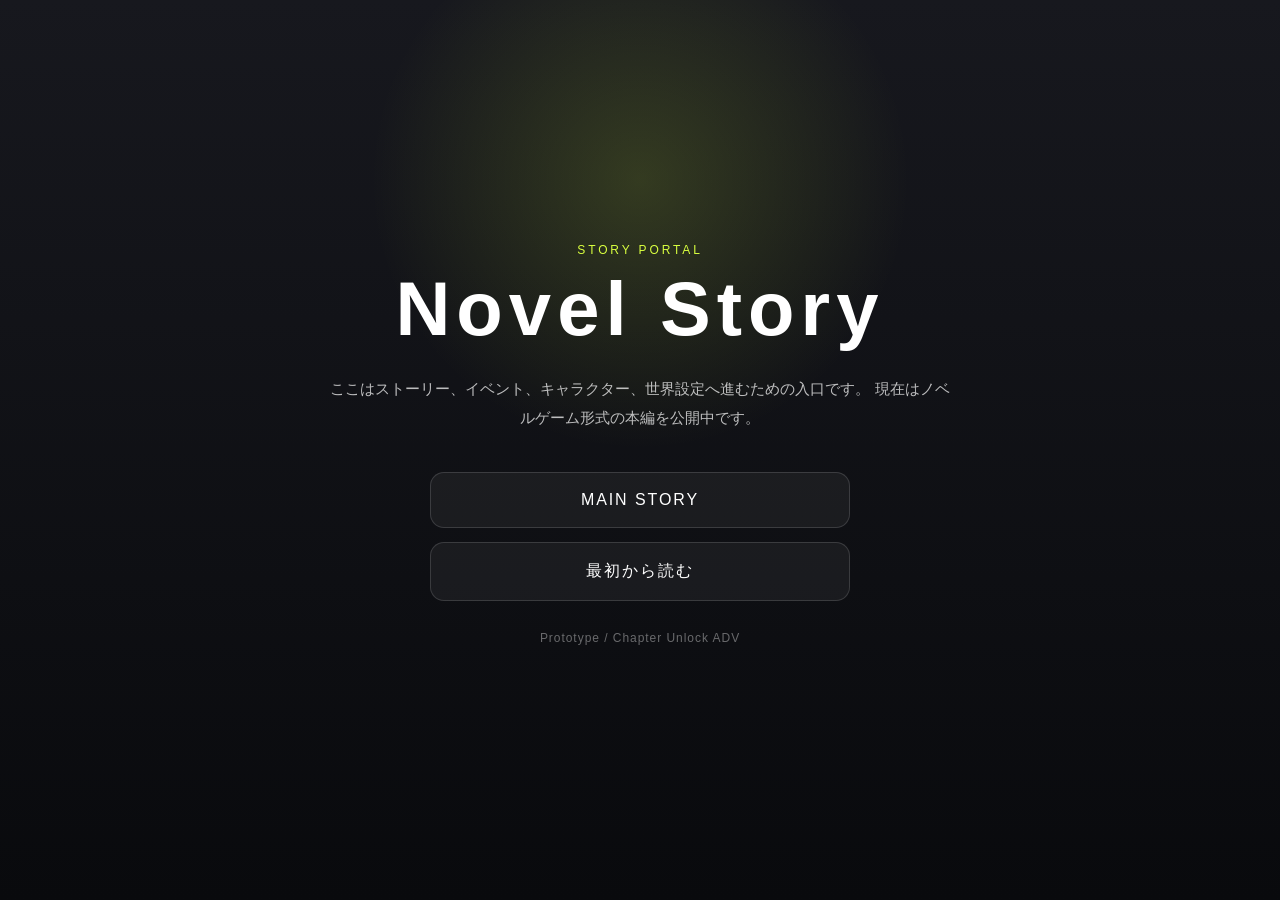
<file: project/index.html>
<!DOCTYPE html>
<html lang="ja">
<head>
  <meta charset="UTF-8" />
  <meta name="viewport" content="width=device-width, initial-scale=1.0" />
  <title>Novel Story</title>
  <style>
    * { box-sizing: border-box; }

    html, body {
      margin: 0;
      min-height: 100%;
      background: #0e0f14;
      color: #fff;
      font-family: "Hiragino Sans", "Yu Gothic", "Noto Sans JP", sans-serif;
    }

    body {
      min-height: 100dvh;
      display: grid;
      place-items: center;
      background:
        radial-gradient(circle at 50% 20%, rgba(217,255,63,.16), transparent 28%),
        linear-gradient(180deg, #17181e 0%, #090a0d 100%);
    }

    .top {
      width: min(960px, calc(100% - 32px));
      padding: 48px 28px;
      text-align: center;
    }

    .label {
      margin-bottom: 14px;
      font-size: 12px;
      letter-spacing: .24em;
      color: #d9ff3f;
    }

    h1 {
      margin: 0;
      font-size: clamp(36px, 7vw, 76px);
      letter-spacing: .08em;
      line-height: 1;
    }

    .lead {
      max-width: 620px;
      margin: 28px auto 40px;
      color: rgba(255,255,255,.72);
      line-height: 1.9;
      font-size: 15px;
    }

    .menu {
      display: grid;
      gap: 14px;
      width: min(420px, 100%);
      margin: 0 auto;
    }

    .menu a {
      display: block;
      padding: 18px 20px;
      border: 1px solid rgba(255,255,255,.14);
      border-radius: 14px;
      background: rgba(255,255,255,.05);
      color: #fff;
      text-decoration: none;
      letter-spacing: .12em;
      transition: .2s ease;
    }

    .menu a:hover {
      background: rgba(255,255,255,.1);
      transform: translateY(-2px);
    }

    .note {
      margin-top: 30px;
      color: rgba(255,255,255,.38);
      font-size: 12px;
      letter-spacing: .08em;
    }
  </style>
</head>
<body>
  <main class="top">
    <div class="label">STORY PORTAL</div>
    <h1>Novel Story</h1>
    <p class="lead">
      ここはストーリー、イベント、キャラクター、世界設定へ進むための入口です。
      現在はノベルゲーム形式の本編を公開中です。
    </p>

    <nav class="menu">
      <a href="./story.html">MAIN STORY</a>
      <a href="./player.html?episode=ep01">最初から読む</a>
    </nav>

    <p class="note">Prototype / Chapter Unlock ADV</p>
  </main>
</body>
</html>
</file>
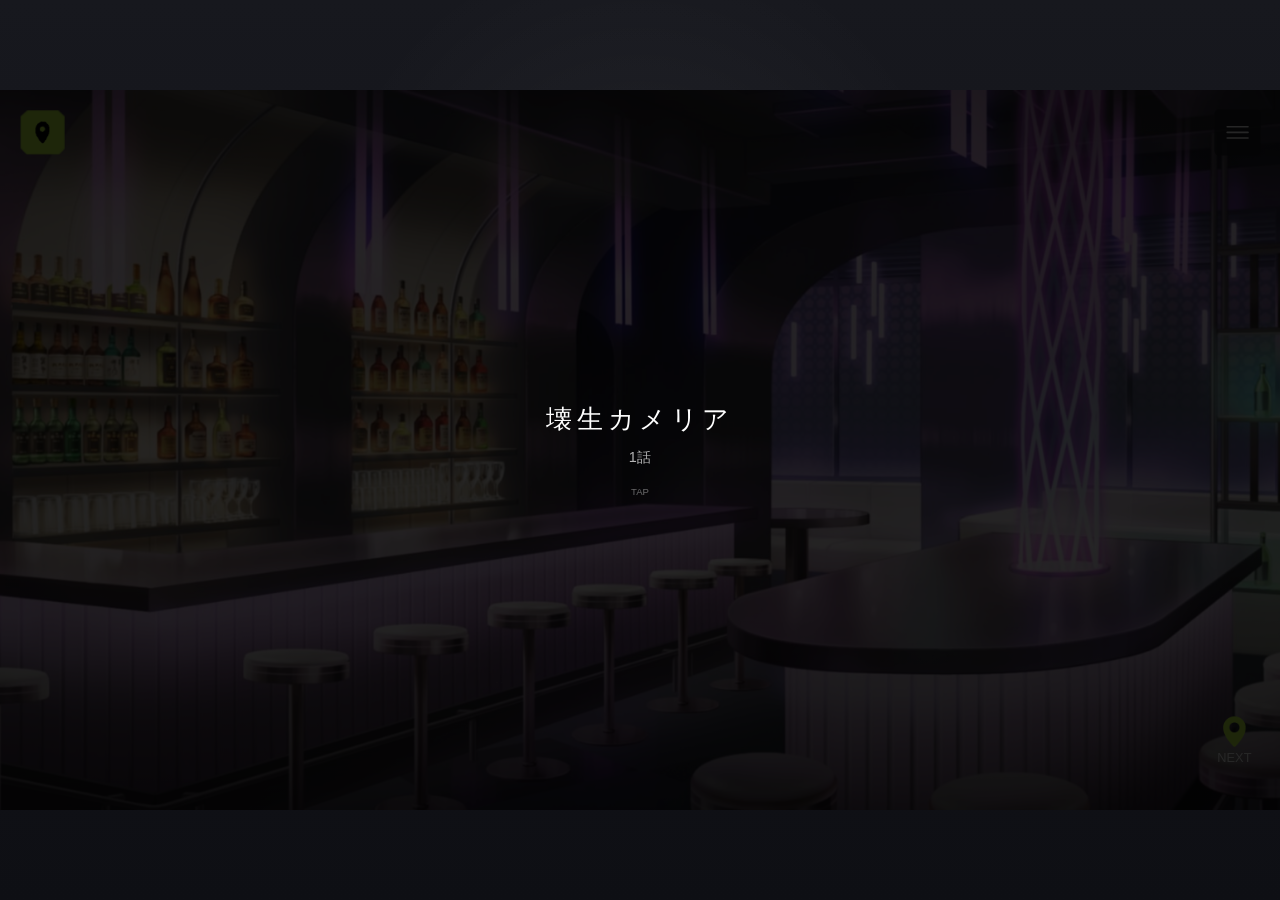
<file: project/player.html>
<!DOCTYPE html>
<html lang="ja">
<head>
  <meta charset="UTF-8" />
  <meta
    name="viewport"
    content="width=device-width, initial-scale=1.0, viewport-fit=cover"
  />
  <title>Novel Story Prototype</title>

  <meta name="theme-color" content="#000000" />
  <meta name="mobile-web-app-capable" content="yes" />
  <link rel="manifest" href="./manifest.webmanifest" />

  <!-- iOS向け -->
  <meta name="apple-mobile-web-app-capable" content="yes" />
  <meta name="apple-mobile-web-app-status-bar-style" content="black-translucent" />
  <meta name="apple-mobile-web-app-title" content="Novel Story" />
  <link rel="apple-touch-icon" href="./assets/icons/icon-180.png" />

  <link rel="stylesheet" href="./assets/css/style.css" />
</head>
<body>
  <div class="app">
    <div class="game-shell">
      <div class="game-viewport" id="gameViewport">
        <div class="game-stage" id="stage">
          <div class="stage-gradient black" id="stageGradient"></div>

          <div class="bg-layer">
            <img id="bgA" class="bg active" src="./assets/images/bg/placeholder.jpg" alt="background A" />
            <img id="bgB" class="bg" alt="background B" />
            <div class="bg-vignette"></div>
            <div class="bg-bottom-shadow"></div>
            <div class="flash-overlay" id="flashOverlay"></div>
            <div class="flash-frame" id="flashFrame"></div>
          </div>

          <div class="char-layer">
            <img id="char1" class="char hidden" alt="character 1" />
            <img id="char2" class="char hidden" alt="character 2" />
            <img id="char3" class="char hidden" alt="character 3" />
            <img id="char4" class="char hidden" alt="character 4" />
          </div>

          <div class="blackout-overlay" id="blackoutOverlay"></div>
          
          <div class="top-ui">
            <button class="icon-btn icon-left" type="button" aria-label="location">
              <img src="./assets/images/ui/location.png" alt="" />
            </button>

            <button
              class="menu-toggle icon-right"
              id="menuBtn"
              type="button"
              aria-label="menu"
            >
              <span></span>
              <span></span>
              <span></span>
            </button>

            <div class="menu-panel hidden" id="menuPanel">
              <div class="menu-card">
                <h2>MENU</h2>
                <button class="menu-item-btn" id="backBtn" type="button">戻る</button>
                <button class="menu-item-btn" id="skipBtn" type="button">スキップ</button>
              </div>
            </div>
          </div>

          <div id="newsLayer" class="news-layer hidden">
            <div class="news-balloon">
              <div class="news-text" id="newsText"></div>
            </div>
          </div>

          <div class="dialogue-area" id="dialogueArea">
            <div class="name-row">
              <div class="speaker-ja" id="nameMain"></div>
              <div class="speaker-en" id="nameSub"></div>
            </div>

            <div class="dialogue-line-image">
              <img src="./assets/images/ui/line.png" alt="" />
            </div>

            <div class="text-row">
              <div class="dialogue-text" id="text"></div>
            </div>

            <div class="next-indicator" id="nextIndicator" aria-hidden="true">
              <img src="./assets/images/ui/tap-next.png" alt="" />
              <span>NEXT</span>
            </div>
          </div>

          <div id="endChoiceOverlay" class="end-choice-overlay hidden">
            <div class="end-choice-card">
              <p class="end-choice-title">この先をどうする？</p>
<button id="continueBtn" type="button">次の話を読む</button>
<button id="finishBtn" type="button">ストーリー一覧へ戻る</button>
            </div>
          </div>

          <div id="episodeTitleOverlay" class="episode-title-overlay hidden">
            <div class="episode-title-inner">
              <div class="episode-number" id="episodeNumber"></div>
              <div class="episode-subtitle" id="episodeSubtitle"></div>
              <div class="episode-start">TAP</div>
            </div>
          </div>
        </div>
      </div>
    </div>
  </div>

  <div class="orientation-overlay" id="orientationOverlay">
    横画面でご覧ください
  </div>

  <script type="module" src="./assets/js/app.js"></script>
</body>
</html>
</file>
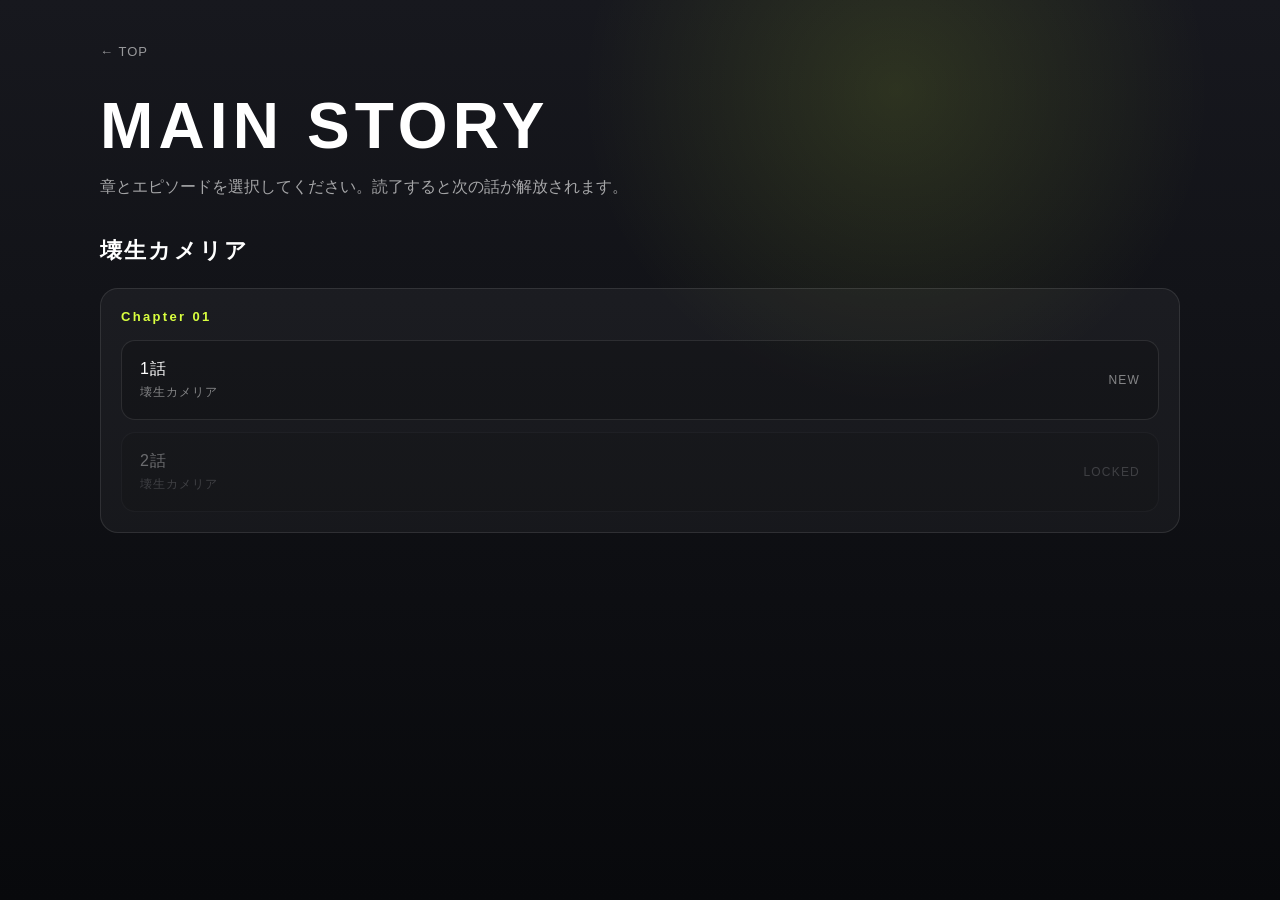
<file: project/story.html>
<!DOCTYPE html>
<html lang="ja">
<head>
  <meta charset="UTF-8" />
  <meta name="viewport" content="width=device-width, initial-scale=1.0" />
  <title>Story Select</title>
  <style>
    * { box-sizing: border-box; }

    html, body {
      margin: 0;
      min-height: 100%;
      background: #0e0f14;
      color: #fff;
      font-family: "Hiragino Sans", "Yu Gothic", "Noto Sans JP", sans-serif;
    }

    body {
      min-height: 100dvh;
      background:
        radial-gradient(circle at 70% 10%, rgba(217,255,63,.12), transparent 26%),
        linear-gradient(180deg, #17181e 0%, #08090c 100%);
    }

    .page {
      width: min(1080px, calc(100% - 32px));
      margin: 0 auto;
      padding: 42px 0 64px;
    }

    .back {
      display: inline-block;
      margin-bottom: 30px;
      color: rgba(255,255,255,.56);
      text-decoration: none;
      font-size: 13px;
      letter-spacing: .08em;
    }

    h1 {
      margin: 0 0 10px;
      font-size: clamp(34px, 6vw, 64px);
      letter-spacing: .08em;
    }

    .lead {
      margin: 0 0 34px;
      color: rgba(255,255,255,.62);
      line-height: 1.8;
    }

    .story-block {
      margin-top: 34px;
    }

    .story-title {
      margin: 0 0 18px;
      font-size: 22px;
      letter-spacing: .1em;
    }

    .chapter {
      margin: 22px 0 0;
      padding: 20px;
      border: 1px solid rgba(255,255,255,.1);
      border-radius: 18px;
      background: rgba(255,255,255,.04);
    }

    .chapter-title {
      margin: 0 0 16px;
      color: #d9ff3f;
      font-size: 13px;
      letter-spacing: .18em;
    }

    .episode-list {
      display: grid;
      gap: 12px;
    }

    .episode {
      display: flex;
      justify-content: space-between;
      gap: 18px;
      align-items: center;
      padding: 18px 18px;
      border-radius: 14px;
      border: 1px solid rgba(255,255,255,.1);
      background: rgba(0,0,0,.18);
      color: #fff;
      text-decoration: none;
      transition: .2s ease;
    }

    .episode:hover {
      background: rgba(255,255,255,.08);
      transform: translateY(-1px);
    }

    .episode.locked {
      opacity: .36;
      pointer-events: none;
    }

    .ep-main {
      display: grid;
      gap: 4px;
    }

    .ep-title {
      font-size: 16px;
      letter-spacing: .06em;
    }

    .ep-sub {
      color: rgba(255,255,255,.48);
      font-size: 12px;
      letter-spacing: .08em;
    }

    .ep-status {
      white-space: nowrap;
      color: rgba(255,255,255,.48);
      font-size: 12px;
      letter-spacing: .1em;
    }

    .empty {
      color: rgba(255,255,255,.5);
    }
  </style>
</head>
<body>
  <main class="page">
    <a class="back" href="./index.html">← TOP</a>
    <h1>MAIN STORY</h1>
    <p class="lead">章とエピソードを選択してください。読了すると次の話が解放されます。</p>

    <div id="storyMount">
      <p class="empty">Loading...</p>
    </div>
  </main>

  <script type="module" src="./assets/js/storySelect.js"></script>
</body>
</html>
</file>
<file: project/assets/css/style.css>
:root{
  --text: #ffffff;
  --accent: #d9ff3f;
}

*{
  box-sizing: border-box;
}

html, body{
  margin: 0;
  padding: 0;
  width: 100%;
  height: 100%;
  background: #111;
  color: var(--text);
  font-family: "Hiragino Sans", "Yu Gothic", "Noto Sans JP", sans-serif;
  overflow: hidden;
}

body{
  min-height: 100dvh;
}

img{
  display: block;
  max-width: 100%;
}

button{
  appearance: none;
  border: 0;
  background: none;
  padding: 0;
  margin: 0;
  font: inherit;
  color: inherit;
  cursor: pointer;
}

.hidden{
  display: none !important;
}

.app{
  width: 100vw;
  height: 100dvh;
  min-height: 100dvh;
  background:
    radial-gradient(circle at 50% 28%, rgba(255,255,255,.05), transparent 35%),
    linear-gradient(180deg, #17181e 0%, #0e0f14 100%);
  overflow: hidden;
}

.game-shell,
.game-viewport{
  position: relative;
  width: 100%;
  height: 100%;
  min-height: 100dvh;
  overflow: hidden;
}

.game-stage{
  position: absolute;
  left: 50%;
  top: 50%;
  width: 1600px;
  height: 900px;
  transform: translate(-50%, -50%) scale(1);
  transform-origin: center center;
  overflow: hidden;
  background: #000;
  opacity: 0;
}

.game-stage.is-ready{
  opacity: 1;
  transition: opacity .18s ease;
}

/* PWA / ホーム画面起動時の安定化 */
@media (display-mode: standalone), (display-mode: fullscreen) {
  html, body{
    width: 100%;
    height: 100%;
    overflow: hidden;
  }

  body{
    min-height: 100dvh;
  }

  .app,
  .game-shell,
  .game-viewport{
    width: 100vw;
    height: 100dvh;
    min-height: 100dvh;
  }
}

.bg-layer,
.char-layer,
.top-ui,
.dialogue-area{
  position: absolute;
  inset: 0;
}

.bg-layer{
  z-index: 1;
}

.bg{
  position: absolute;
  inset: 0;
  width: 100%;
  height: 100%;
  object-fit: cover;
  opacity: 0;
  visibility: hidden;
  transition: opacity 1s ease;
}

.bg.active{
  opacity: 1;
  visibility: visible;
}

.bg.flashback{
  filter: brightness(1.08) saturate(0.86);
}

.bg.flashback-sepia{
  filter: sepia(0.82) saturate(0.82) brightness(0.94) contrast(0.96);
}

.bg-vignette{
  position: absolute;
  inset: 0;
  background:
    radial-gradient(circle at center, transparent 50%, rgba(0,0,0,.10) 100%);
  pointer-events: none;
  opacity: .22;
}

.bg-bottom-shadow{
  position: absolute;
  left: 0;
  right: 0;
  bottom: 0;
  height: 330px;
  background: linear-gradient(
    180deg,
    rgba(0,0,0,0) 0%,
    rgba(0,0,0,.08) 28%,
    rgba(0,0,0,.18) 55%,
    rgba(0,0,0,.44) 100%
  );
  pointer-events: none;
}

.char-layer{
  z-index: 5;
  pointer-events: none;
}

.char{
  position: absolute;
  transform: translateX(-50%) scale(var(--char-scale, 1));
  transform-origin: bottom center;
  transition:
    left .45s ease,
    bottom .45s ease,
    transform .45s ease;
  will-change: transform, opacity, left;
  backface-visibility: hidden;
}

.char.flashback{
  filter: brightness(1.08) saturate(0.86);
}

.char.flashback-sepia{
  filter: sepia(0.82) saturate(0.82) brightness(0.94) contrast(0.96);
}

.char.fade-in,
.char.fade-out{
  transition: none !important;
}

.char.fade-in{
  animation: charFadeIn var(--char-fade-duration, 1000ms) ease forwards;
}

.char.fade-out{
  animation: charFadeOut var(--char-fade-duration, 1000ms) ease forwards;
}

@keyframes charFadeIn{
  from{ opacity: 0; }
  to{ opacity: 1; }
}

@keyframes charFadeOut{
  from{ opacity: 1; }
  to{ opacity: 0; }
}

.top-ui{
  z-index: 20;
  pointer-events: none;
}

.icon-btn,
.menu-toggle{
  position: absolute;
  width: 58px;
  height: 58px;
  pointer-events: auto;
}

.icon-left{
  top: calc(env(safe-area-inset-top) + 24px);
  left: calc(env(safe-area-inset-left) + 24px);
}

.icon-right{
  top: calc(env(safe-area-inset-top) + 24px);
  right: calc(env(safe-area-inset-right) + 24px);
}

.icon-btn img{
  width: 100%;
  height: 100%;
  object-fit: contain;
}

.menu-toggle{
  display: flex;
  flex-direction: column;
  justify-content: center;
  align-items: center;
  gap: 5px;
  background: rgba(28,29,35,.90);
  border-radius: 6px;
}

.menu-toggle span{
  display: block;
  width: 48%;
  height: 2px;
  border-radius: 999px;
  background: #ffffff;
  transition: transform .2s ease, opacity .2s ease;
}

.menu-toggle.open span:nth-child(1){
  transform: translateY(7px) rotate(45deg);
}

.menu-toggle.open span:nth-child(2){
  opacity: 0;
}

.menu-toggle.open span:nth-child(3){
  transform: translateY(-7px) rotate(-45deg);
}

.menu-panel{
  position: absolute;
  inset: 0;
  display: flex;
  align-items: center;
  justify-content: center;
  z-index: 1000;
  pointer-events: auto;
}

.menu-card{
  width: min(420px, 80vw);
  padding: 32px 24px;
  border-radius: 18px;
  background: rgba(20,22,28,0.92);
  backdrop-filter: blur(10px);
  box-shadow:
    0 20px 60px rgba(0,0,0,0.5),
    0 0 0 1px rgba(255,255,255,0.05);
  display: flex;
  flex-direction: column;
  gap: 16px;
  text-align: center;
  margin: 0;
  pointer-events: auto;
}

.menu-card h2{
  margin: 0 0 8px;
  font-size: 18px;
  letter-spacing: 0.2em;
  color: #fff;
  opacity: 0.8;
}

.menu-item-btn{
  width: 100%;
  padding: 14px 0;
  border-radius: 10px;
  border: 1px solid rgba(255,255,255,0.12);
  background: rgba(255,255,255,0.04);
  color: #fff;
  font-size: 14px;
  letter-spacing: 0.1em;
  cursor: pointer;
  transition: .2s ease;
}

.menu-item-btn:hover{
  background: rgba(255,255,255,0.08);
}

.menu-item-btn:active{
  transform: scale(0.98);
}

.dialogue-area{
  z-index: 25;
  inset: auto 0 0 0;
  height: 250px;
  bottom: 40px;
  padding: 0 52px 26px;
  display: flex;
  flex-direction: column;
  justify-content: flex-end;
  pointer-events: none;
}

.name-row{
  margin-left: 310px;
}

.dialogue-line-image{
  margin-left: 390px;
}

.text-row{
  margin-left: 350px;
}

.name-row{
  display: flex;
  align-items: baseline;
  gap: 10px;
  margin-bottom: 6px;
  min-height: 36px;
}

.speaker-ja{
  font-size: 34px;
  font-weight: 700;
  line-height: 1;
  letter-spacing: .03em;
  color: #ffffff;
  text-shadow: 0 2px 8px rgba(0,0,0,.45);
}

.speaker-en{
  font-size: 17px;
  font-weight: 700;
  line-height: 1;
  letter-spacing: .03em;
  color: var(--accent);
  text-shadow: 0 2px 8px rgba(0,0,0,.45);
}

.dialogue-line-image{
  margin-bottom: 12px;
  height: 12px;
}

.dialogue-line-image img{
  width: 40ic;
  height: 12px;
  object-fit: fill;
  opacity: .96;
}

.text-row{
  height: calc(1.62em * 3);
  overflow: hidden;
}

.dialogue-text{
  width: 40ic;
  height: calc(1.62em * 3);
  font-size: 24px;
  line-height: 1.62;
  letter-spacing: .01em;
  color: #ffffff;
  font-weight: 500;
  text-shadow: 0 2px 10px rgba(0,0,0,.55);
  white-space: pre-wrap;
  overflow: hidden;
}

.dialogue-text .inner-voice{
  color: rgba(255,255,255,0.72);
}

.next-indicator{
  position: absolute;
  right: calc(env(safe-area-inset-right) + 28px);
  bottom: calc(env(safe-area-inset-bottom) + 16px);
  width: 58px;
  display: flex;
  flex-direction: column;
  align-items: center;
  gap: 5px;
  pointer-events: none;
  animation: nextPrompt 2.15s linear infinite;
}

@keyframes nextPrompt{
  0%{ transform: translateY(0); opacity: 1; }
  50%{ transform: translateY(4px); opacity: 0.28; }
  100%{ transform: translateY(0); opacity: 1; }
}

.orientation-overlay{
  position: fixed;
  inset: 0;
  z-index: 9999;
  display: none;
  place-items: center;
  background: rgba(0,0,0,.82);
  color: #fff;
  text-align: center;
  padding:
    calc(24px + env(safe-area-inset-top))
    calc(24px + env(safe-area-inset-right))
    calc(24px + env(safe-area-inset-bottom))
    calc(24px + env(safe-area-inset-left));
}

.orientation-overlay.show{
  display: grid;
}

.stage-gradient{
  position: absolute;
  inset: 0;
  pointer-events: none;
  z-index: 15;
}

.stage-gradient.black::before{
  content: "";
  position: absolute;
  left: 0;
  right: 0;
  top: 0;
  height: 140px;
  background: linear-gradient(to bottom, rgba(0,0,0,0.2), rgba(0,0,0,0));
}

.stage-gradient.black::after{
  content: "";
  position: absolute;
  left: 0;
  right: 0;
  bottom: 0;
  height: 240px;
  background: linear-gradient(to top, rgba(0,0,0,0.2), rgba(0,0,0,0));
}

.stage-gradient.white::before{
  content: "";
  position: absolute;
  left: 0;
  right: 0;
  top: 0;
  height: 110px;
  background: linear-gradient(
    to bottom,
    rgba(255,255,255,0.55),
    rgba(255,255,255,0)
  );
}

.stage-gradient.white::after{
  content: "";
  position: absolute;
  left: 0;
  right: 0;
  bottom: 0;
  height: 150px;
  background: linear-gradient(
    to top,
    rgba(255,255,255,0.40),
    rgba(255,255,255,0)
  );
}

.stage-gradient.sepia::before{
  content: "";
  position: absolute;
  left: 0;
  right: 0;
  top: 0;
  height: 110px;
  background: linear-gradient(
    to bottom,
    rgba(120,90,52,0.22),
    rgba(120,90,52,0)
  );
}

.stage-gradient.sepia::after{
  content: "";
  position: absolute;
  left: 0;
  right: 0;
  bottom: 0;
  height: 150px;
  background: linear-gradient(
    to top,
    rgba(72,44,20,0.26),
    rgba(72,44,20,0)
  );
}

.flash-frame{
  position: absolute;
  inset: 0;
  opacity: 0;
  z-index: 40;
  transition: opacity .35s ease;
  pointer-events: none;
  background:
    radial-gradient(circle at center, rgba(255,255,255,0) 52%, rgba(255,255,255,0.68) 100%);
}

.flash-frame.active{
  opacity: 1;
}

.flash-overlay{
  position: absolute;
  inset: 0;
  z-index: 39;
  pointer-events: none;
  background: #fff;
  opacity: 0;
  transition: opacity .3s ease;
}

.flash-overlay.active{
  opacity: .55;
}

.bg-layer img{
  opacity: 0;
}

.game-stage.is-ready .bg.active{
  opacity: 1;
}

.game-stage:not(.is-ready) .bg{
  opacity: 0 !important;
}

#nameMain.is-flashback{
  color: #fff;
  text-shadow: 0 2px 6px rgba(0,0,0,0.4);
}

#nameSub.is-flashback{
  color: var(--accent);
}

.dialogue-text.is-flashback{
  color: #fff;
  text-shadow: 0 2px 8px rgba(0,0,0,0.4);
}

.end-choice-overlay{
  position: absolute;
  inset: 0;
  z-index: 120;
  display: grid;
  place-items: center;
  background: rgba(0,0,0,.62);
}

.end-choice-card{
  min-width: 320px;
  padding: 28px 24px;
  border-radius: 16px;
  background: rgba(20,22,28,.94);
  box-shadow: 0 14px 40px rgba(0,0,0,.32);
  text-align: center;
}

.end-choice-title{
  margin: 0 0 18px;
  font-size: 20px;
  letter-spacing: .04em;
  color: #fff;
}

.end-choice-card button{
  display: block;
  width: 100%;
  margin-top: 10px;
  padding: 12px 14px;
  border-radius: 10px;
  background: rgba(255,255,255,.08);
  color: #fff;
}

.episode-title-overlay{
  position: absolute;
  inset: 0;
  background: rgba(0,0,0,0.85);
  display: flex;
  align-items: center;
  justify-content: center;
  z-index: 999;
  opacity: 0;
  pointer-events: none;
  transition: opacity .4s ease;
}

.episode-title-overlay.show{
  opacity: 1;
  pointer-events: auto;
}

.episode-title-inner{
  text-align: center;
  color: #fff;
  pointer-events: none;
}

.episode-number{
  font-size: 32px;
  letter-spacing: .2em;
  margin-bottom: 12px;
}

.episode-subtitle{
  font-size: 18px;
  opacity: .7;
  margin-bottom: 24px;
}

.episode-start{
  font-size: 12px;
  opacity: .4;
}

.blackout-overlay{
  position: absolute;
  inset: 0;
  z-index: 12;
  pointer-events: none;
  background: #000;
  opacity: 0;
  transition: opacity .25s ease;
}

.blackout-overlay.active{
  opacity: 1;
}

/* ===== ニュースレイヤー（配置） ===== */
.news-layer {
  position: absolute;
  inset: 0;
  display: flex;
  align-items: center;
  justify-content: center;
  z-index: 50;
  pointer-events: none;
}

/* ===== 吹き出し（9-slice SVG版） ===== */
.news-balloon {
  display: flex;
  align-items: center;
  justify-content: center;
  position: relative;

  width: fit-content;
  max-width: 1000px;
  min-width: 450px;
  min-height: 120px;
  padding: 30px 70px;

  border-style: solid;
  border-width: 26px 45px;

  border-image-source: url("data:image/svg+xml,%3Csvg xmlns='http://www.w3.org/2000/svg' width='200' height='100' viewBox='0 0 200 100'%3E%3Cpath d='M30,8 L170,8 L186,0 L181,18 L200,10 L190,34 L190,66 L200,90 L181,82 L186,100 L170,92 L30,92 L14,100 L19,82 L0,90 L10,66 L10,34 L0,10 L19,18 L14,0 Z' fill='%23fdfdfa' stroke='%231a1a1a' stroke-width='2'/%3E%3C/svg%3E");

  border-image-slice: 26 45 26 45 fill;
  border-image-repeat: stretch;

  filter: drop-shadow(0 6px 14px rgba(0,0,0,0.18));
}

/* ===== テキスト ===== */
.news-text {
  position: relative;
  z-index: 1;
  color: #1a1a1a;
  font-size: 26px;
  font-weight: 700;
  line-height: 1.6;
  text-align: center;
  letter-spacing: 0.05em;
  white-space: pre-wrap;
}

.install-overlay{
  position: fixed;
  inset: 0;
  background: rgba(0,0,0,.7);
  display: flex;
  align-items: center;
  justify-content: center;
  z-index: 9999;
}

.install-card{
  background: #111;
  padding: 24px;
  border-radius: 12px;
  text-align: center;
}

.install-card button{
  margin-top: 10px;
  padding: 10px 16px;
  background: #fff;
  color: #000;
  border-radius: 6px;
}


.char.motion-smile {
  animation: motionSmile 420ms ease;
}

@keyframes motionSmile {
  0% {
    transform: translateX(-50%) translateY(0) scale(var(--char-scale, 1));
  }
  45% {
    transform: translateX(-50%) translateY(-18px) scale(calc(var(--char-scale, 1) * 1.04));
  }
  100% {
    transform: translateX(-50%) translateY(0) scale(var(--char-scale, 1));
  }
}
</file>
